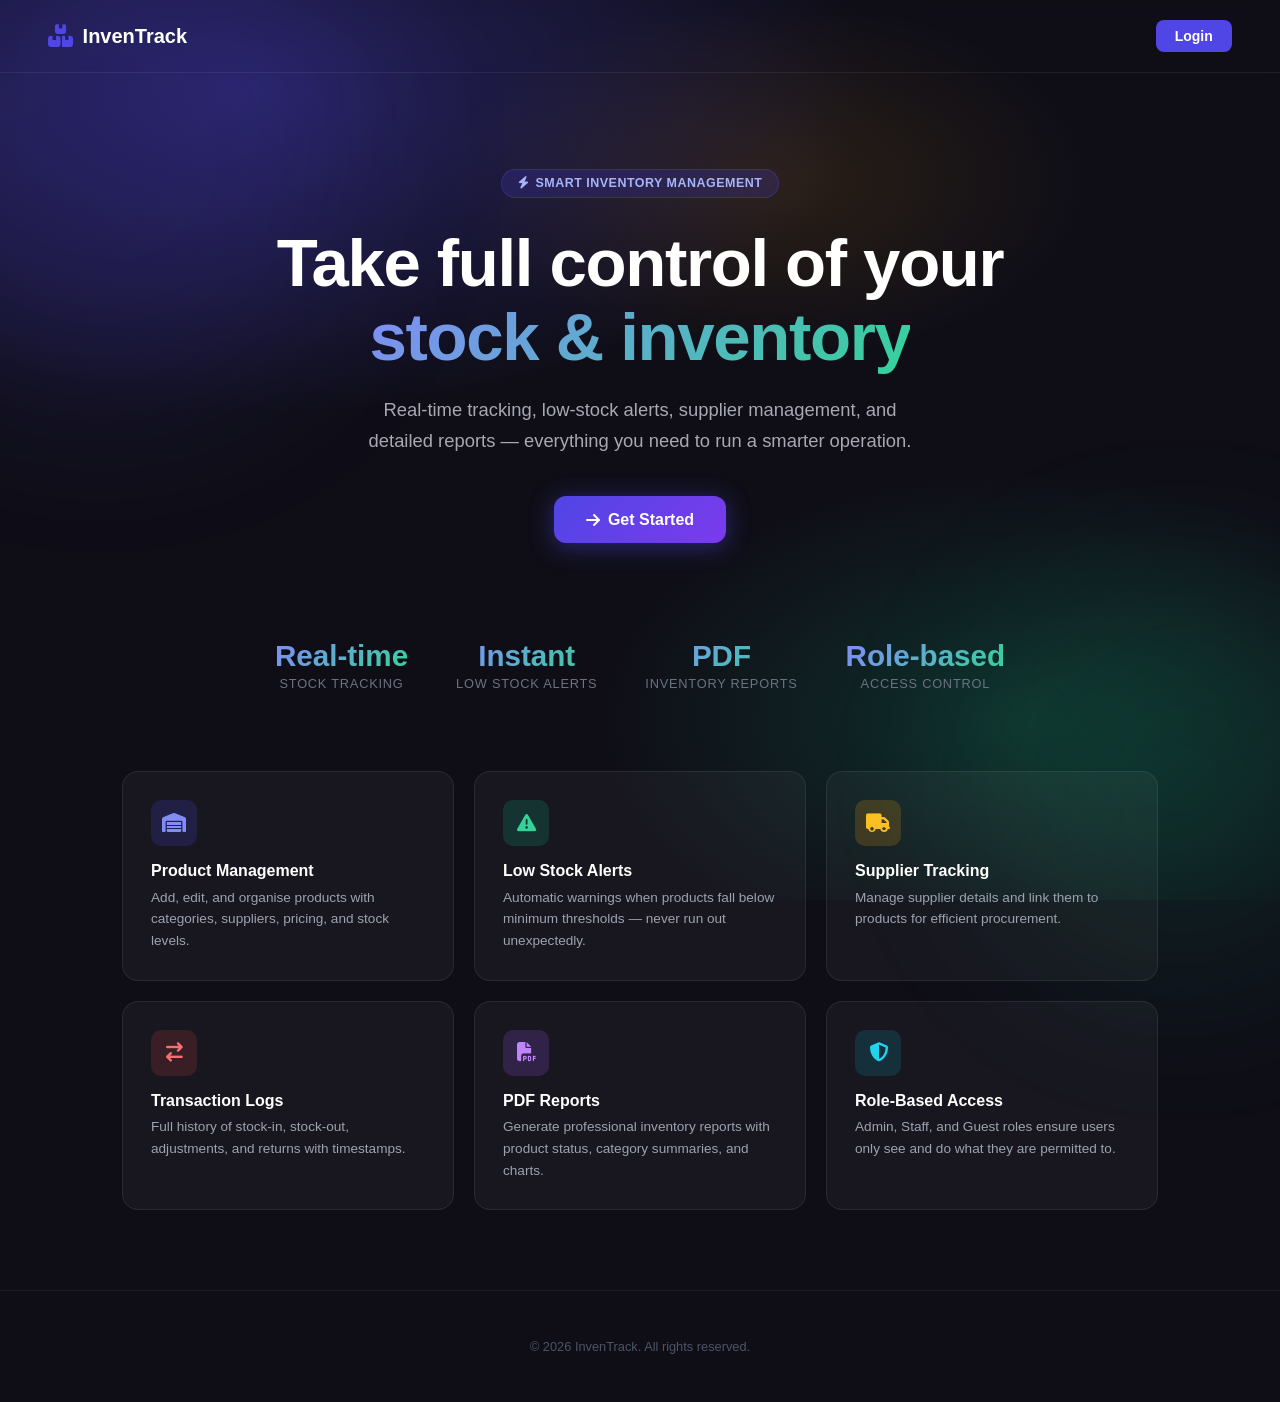
<file: frontend/index.html>
<!DOCTYPE html>
<html lang="en">
<head>
    <meta charset="UTF-8">
    <meta name="viewport" content="width=device-width, initial-scale=1.0">
    <title>InvenTrack</title>
    <link rel="stylesheet" href="https://cdnjs.cloudflare.com/ajax/libs/font-awesome/6.4.0/css/all.min.css">
    <style>
        *, *::before, *::after { box-sizing: border-box; margin: 0; padding: 0; }

        body {
            font-family: 'Segoe UI', Inter, sans-serif;
            background: #0f0e17;
            color: #fffffe;
            min-height: 100vh;
            overflow-x: hidden;
        }

        /* ── Animated mesh background ── */
        .bg-mesh {
            position: fixed;
            inset: 0;
            z-index: 0;
            background:
                radial-gradient(ellipse 80% 60% at 20% 10%, rgba(79,70,229,0.35) 0%, transparent 60%),
                radial-gradient(ellipse 60% 50% at 80% 80%, rgba(16,185,129,0.2) 0%, transparent 55%),
                radial-gradient(ellipse 50% 40% at 60% 20%, rgba(245,158,11,0.12) 0%, transparent 50%),
                #0f0e17;
        }
        .bg-orb {
            position: fixed;
            border-radius: 50%;
            filter: blur(80px);
            animation: orbFloat ease-in-out infinite;
            pointer-events: none;
            z-index: 0;
        }
        @keyframes orbFloat {
            0%,100% { transform: translate(0,0) scale(1); }
            50%      { transform: translate(30px,-40px) scale(1.08); }
        }

        /* ── Navbar ── */
        nav {
            position: relative;
            z-index: 10;
            display: flex;
            align-items: center;
            justify-content: space-between;
            padding: 1.25rem 3rem;
            border-bottom: 1px solid rgba(255,255,255,0.07);
            backdrop-filter: blur(8px);
        }
        .nav-brand {
            display: flex;
            align-items: center;
            gap: 0.6rem;
            font-size: 1.25rem;
            font-weight: 700;
            color: #fffffe;
            text-decoration: none;
        }
        .nav-brand i { color: #4f46e5; font-size: 1.4rem; }
        .nav-actions { display: flex; gap: 0.75rem; }
        .btn-nav-primary {
            padding: 0.5rem 1.2rem;
            border: none;
            border-radius: 8px;
            background: #4f46e5;
            color: #fff;
            font-size: 0.875rem;
            font-weight: 600;
            cursor: pointer;
            text-decoration: none;
            transition: background 0.2s, transform 0.1s;
        }
        .btn-nav-primary:hover { background: #4338ca; transform: translateY(-1px); }

        /* ── Hero ── */
        .hero {
            position: relative;
            z-index: 5;
            display: flex;
            flex-direction: column;
            align-items: center;
            text-align: center;
            padding: 6rem 2rem 4rem;
        }
        .hero-badge {
            display: inline-flex;
            align-items: center;
            gap: 0.4rem;
            padding: 0.4rem 1rem;
            border-radius: 999px;
            background: rgba(79,70,229,0.18);
            border: 1px solid rgba(79,70,229,0.35);
            font-size: 0.78rem;
            font-weight: 600;
            color: #a5b4fc;
            margin-bottom: 1.75rem;
            letter-spacing: 0.04em;
            text-transform: uppercase;
        }
        .hero h1 {
            font-size: clamp(2.4rem, 6vw, 4.2rem);
            font-weight: 800;
            line-height: 1.1;
            max-width: 820px;
            letter-spacing: -0.02em;
        }
        .hero h1 .gradient-text {
            background: linear-gradient(135deg, #818cf8 0%, #34d399 100%);
            -webkit-background-clip: text;
            -webkit-text-fill-color: transparent;
            background-clip: text;
        }
        .hero-sub {
            margin-top: 1.25rem;
            font-size: 1.15rem;
            color: #a8a8b3;
            max-width: 560px;
            line-height: 1.7;
        }
        .hero-cta {
            margin-top: 2.5rem;
            display: flex;
            gap: 1rem;
            flex-wrap: wrap;
            justify-content: center;
        }
        .btn-primary-hero {
            display: inline-flex;
            align-items: center;
            gap: 0.5rem;
            padding: 0.9rem 2rem;
            background: linear-gradient(135deg, #4f46e5, #7c3aed);
            color: #fff;
            border: none;
            border-radius: 12px;
            font-size: 1rem;
            font-weight: 700;
            cursor: pointer;
            text-decoration: none;
            transition: transform 0.2s, box-shadow 0.2s;
            box-shadow: 0 4px 24px rgba(79,70,229,0.45);
        }
        .btn-primary-hero:hover { transform: translateY(-2px); box-shadow: 0 8px 32px rgba(79,70,229,0.55); }

        /* ── Stats bar ── */
        .stats-bar {
            position: relative;
            z-index: 5;
            display: flex;
            justify-content: center;
            gap: 3rem;
            flex-wrap: wrap;
            padding: 2rem 2rem 0;
        }
        .stat-item { text-align: center; }
        .stat-num {
            font-size: 1.85rem;
            font-weight: 800;
            background: linear-gradient(135deg, #818cf8, #34d399);
            -webkit-background-clip: text;
            -webkit-text-fill-color: transparent;
            background-clip: text;
        }
        .stat-label { font-size: 0.8rem; color: #6b7280; margin-top: 0.2rem; text-transform: uppercase; letter-spacing: 0.06em; }

        /* ── Features ── */
        .features {
            position: relative;
            z-index: 5;
            display: grid;
            grid-template-columns: repeat(auto-fit, minmax(260px, 1fr));
            gap: 1.25rem;
            max-width: 1100px;
            margin: 5rem auto 0;
            padding: 0 2rem;
        }
        .feature-card {
            background: rgba(255,255,255,0.04);
            border: 1px solid rgba(255,255,255,0.08);
            border-radius: 16px;
            padding: 1.75rem;
            transition: border-color 0.25s, background 0.25s, transform 0.2s;
        }
        .feature-card:hover { border-color: rgba(79,70,229,0.5); background: rgba(79,70,229,0.06); transform: translateY(-3px); }
        .feature-icon {
            width: 46px;
            height: 46px;
            border-radius: 10px;
            display: flex;
            align-items: center;
            justify-content: center;
            font-size: 1.2rem;
            margin-bottom: 1rem;
        }
        .feature-card h3 { font-size: 1rem; font-weight: 700; margin-bottom: 0.4rem; }
        .feature-card p { font-size: 0.85rem; color: #9ca3af; line-height: 1.6; }


        /* ── Footer ── */
        footer {
            position: relative;
            z-index: 5;
            text-align: center;
            padding: 3rem 2rem;
            color: #4b5563;
            font-size: 0.8rem;
            margin-top: 5rem;
            border-top: 1px solid rgba(255,255,255,0.05);
        }

        /* ── Scroll reveal animation ── */
        .reveal {
            opacity: 0;
            transform: translateY(24px);
            transition: opacity 0.55s ease, transform 0.55s ease;
        }
        .reveal.visible { opacity: 1; transform: translateY(0); }
    </style>
</head>
<body>

    <!-- Background -->
    <div class="bg-mesh"></div>
    <div class="bg-orb" style="width:500px;height:500px;background:rgba(79,70,229,0.15);top:-100px;left:-150px;animation-duration:12s;"></div>
    <div class="bg-orb" style="width:400px;height:400px;background:rgba(16,185,129,0.1);bottom:-80px;right:-100px;animation-duration:15s;animation-delay:3s;"></div>

    <!-- Navbar -->
    <nav>
        <a href="index.html" class="nav-brand">
            <i class="fas fa-boxes-stacked"></i> InvenTrack
        </a>
        <div class="nav-actions">
            <a href="login.html" class="btn-nav-primary">Login</a>
        </div>
    </nav>

    <!-- Hero -->
    <section class="hero">
        <div class="hero-badge reveal"><i class="fas fa-bolt"></i> Smart Inventory Management</div>
        <h1 class="reveal">
            Take full control of your<br>
            <span class="gradient-text">stock & inventory</span>
        </h1>
        <p class="hero-sub reveal">
            Real-time tracking, low-stock alerts, supplier management, and detailed reports — everything you need to run a smarter operation.
        </p>
        <div class="hero-cta reveal">
            <a href="login.html" class="btn-primary-hero">
                <i class="fas fa-arrow-right"></i> Get Started
            </a>
        </div>
    </section>

    <!-- Stats -->
    <div class="stats-bar reveal">
        <div class="stat-item">
            <div class="stat-num">Real-time</div>
            <div class="stat-label">Stock Tracking</div>
        </div>
        <div class="stat-item">
            <div class="stat-num">Instant</div>
            <div class="stat-label">Low Stock Alerts</div>
        </div>
        <div class="stat-item">
            <div class="stat-num">PDF</div>
            <div class="stat-label">Inventory Reports</div>
        </div>
        <div class="stat-item">
            <div class="stat-num">Role-based</div>
            <div class="stat-label">Access Control</div>
        </div>
    </div>

    <!-- Features -->
    <div class="features">
        <div class="feature-card reveal">
            <div class="feature-icon" style="background:rgba(79,70,229,0.18);color:#818cf8;">
                <i class="fas fa-warehouse"></i>
            </div>
            <h3>Product Management</h3>
            <p>Add, edit, and organise products with categories, suppliers, pricing, and stock levels.</p>
        </div>
        <div class="feature-card reveal">
            <div class="feature-icon" style="background:rgba(16,185,129,0.18);color:#34d399;">
                <i class="fas fa-triangle-exclamation"></i>
            </div>
            <h3>Low Stock Alerts</h3>
            <p>Automatic warnings when products fall below minimum thresholds — never run out unexpectedly.</p>
        </div>
        <div class="feature-card reveal">
            <div class="feature-icon" style="background:rgba(245,158,11,0.18);color:#fbbf24;">
                <i class="fas fa-truck"></i>
            </div>
            <h3>Supplier Tracking</h3>
            <p>Manage supplier details and link them to products for efficient procurement.</p>
        </div>
        <div class="feature-card reveal">
            <div class="feature-icon" style="background:rgba(239,68,68,0.15);color:#f87171;">
                <i class="fas fa-arrow-right-arrow-left"></i>
            </div>
            <h3>Transaction Logs</h3>
            <p>Full history of stock-in, stock-out, adjustments, and returns with timestamps.</p>
        </div>
        <div class="feature-card reveal">
            <div class="feature-icon" style="background:rgba(168,85,247,0.18);color:#c084fc;">
                <i class="fas fa-file-pdf"></i>
            </div>
            <h3>PDF Reports</h3>
            <p>Generate professional inventory reports with product status, category summaries, and charts.</p>
        </div>
        <div class="feature-card reveal">
            <div class="feature-icon" style="background:rgba(6,182,212,0.15);color:#22d3ee;">
                <i class="fas fa-shield-halved"></i>
            </div>
            <h3>Role-Based Access</h3>
            <p>Admin, Staff, and Guest roles ensure users only see and do what they are permitted to.</p>
        </div>
    </div>


    <footer>
        &copy; 2026 InvenTrack. All rights reserved.
    </footer>

    <script src="js/api.js"></script>
    <script>
        // If already logged in, skip landing and go straight to dashboard
        if (Storage.getToken()) {
            window.location.href = 'dashboard.html';
        }

        // Scroll-reveal observer
        const observer = new IntersectionObserver((entries) => {
            entries.forEach(entry => { if (entry.isIntersecting) { entry.target.classList.add('visible'); } });
        }, { threshold: 0.12 });
        document.querySelectorAll('.reveal').forEach(el => observer.observe(el));
    </script>
</body>
</html>
</file>
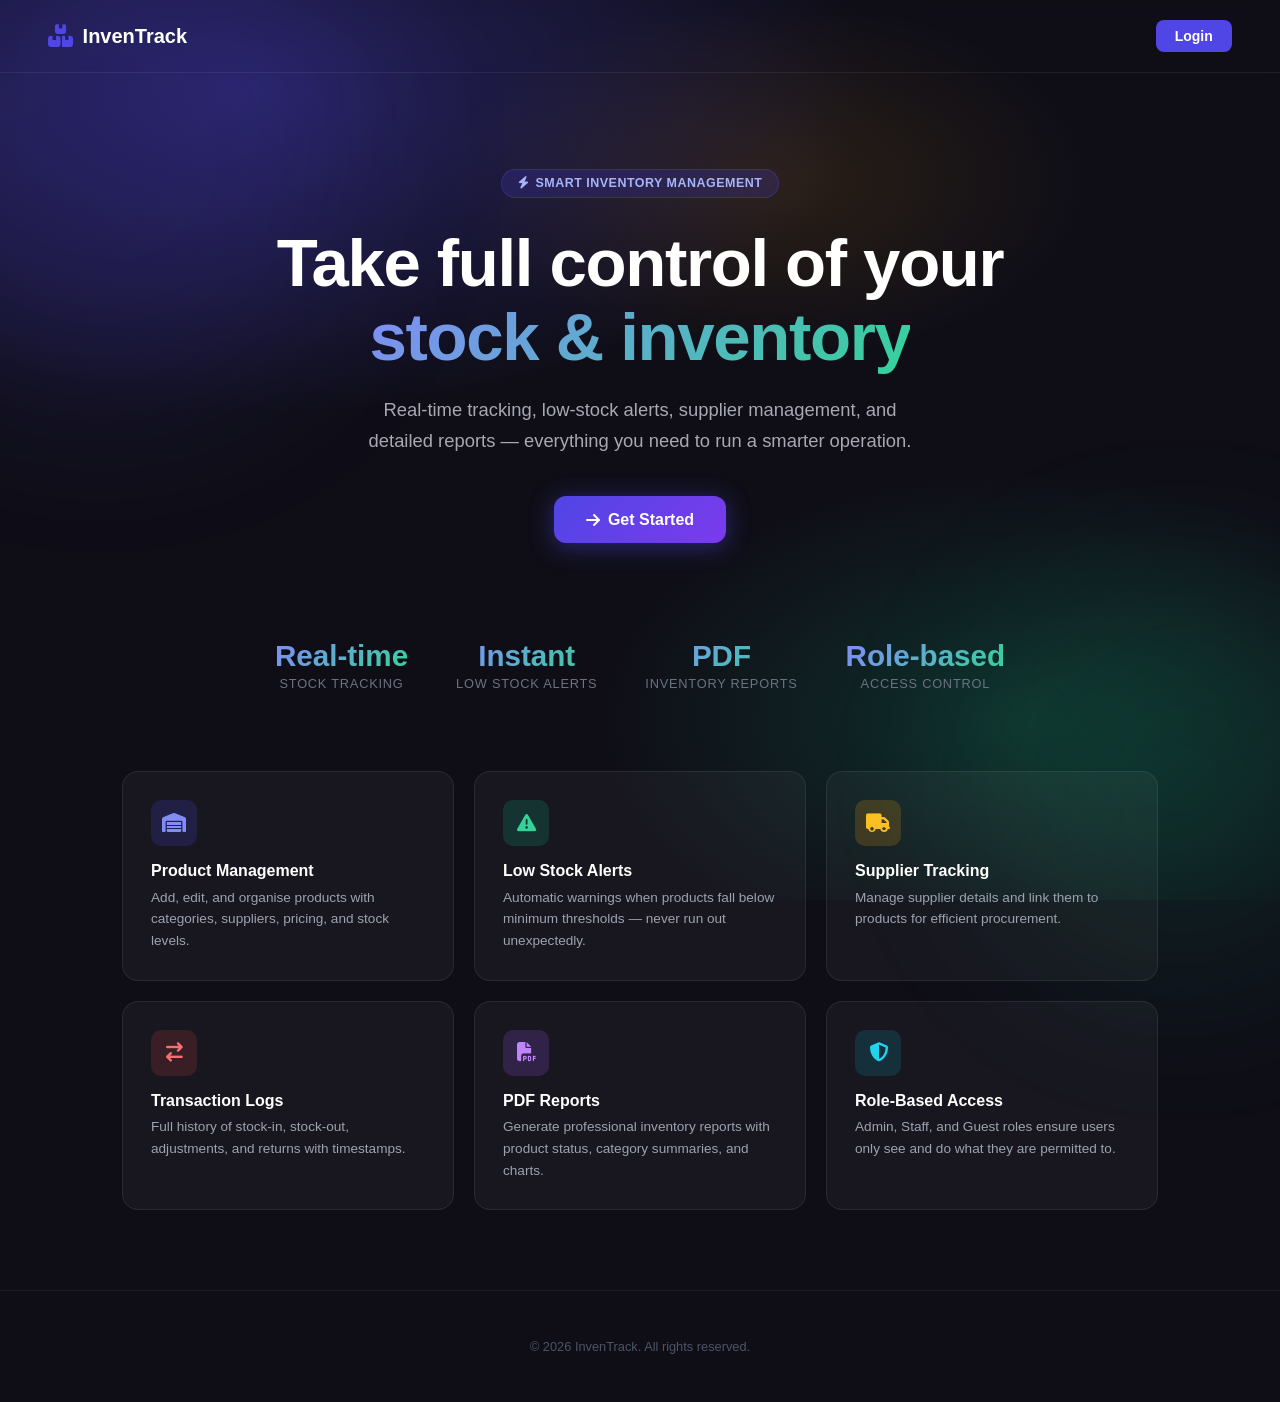
<file: frontend/categories.html>
<!DOCTYPE html>
<html lang="en">
<head>
    <meta charset="UTF-8">
    <meta name="viewport" content="width=device-width, initial-scale=1.0">
    <title>Categories - InvenTrack</title>
    <link rel="stylesheet" href="css/styles.css">
    <link rel="stylesheet" href="https://cdnjs.cloudflare.com/ajax/libs/font-awesome/6.4.0/css/all.min.css">
</head>
<body>
    <div class="sidebar">
        <div class="sidebar-header">
            <i class="fas fa-boxes-stacked"></i>
            <span>InvenTrack</span>
        </div>
        <nav class="sidebar-nav">
            <a href="dashboard.html"><i class="fas fa-th-large"></i> Dashboard</a>
            <a href="products.html"><i class="fas fa-box"></i> Products</a>
            <a href="categories.html" class="active"><i class="fas fa-tags"></i> Categories</a>
            <a href="suppliers.html"><i class="fas fa-truck"></i> Suppliers</a>
            <a href="transactions.html"><i class="fas fa-exchange-alt"></i> Transactions</a>
        </nav>
        <div class="sidebar-footer">
            <button class="btn-logout" onclick="logout()">
                <i class="fas fa-sign-out-alt"></i> Logout
            </button>
        </div>
    </div>

    <div class="main-content">
        <header class="page-header">
            <div>
                <h1>Category Management</h1>
                <p>Manage product categories</p>
            </div>
            <button class="btn btn-primary demo-restricted" onclick="openCategoryModal()">
                <i class="fas fa-plus"></i> Add Category
            </button>
        </header>

        <!-- Search Bar -->
        <div class="card">
            <div class="search-container">
                <div class="search-box">
                    <i class="fas fa-search"></i>
                    <input type="text" id="searchInput" placeholder="Search categories..." oninput="searchCategories()">
                </div>
            </div>
        </div>

        <!-- Categories Table -->
        <div class="card">
            <div class="table-container">
                <table class="table">
                    <thead>
                        <tr>
                            <th>ID</th>
                            <th>Name</th>
                            <th>Description</th>
                            <th>Products Count</th>
                            <th>Created Date</th>
                            <th>Actions</th>
                        </tr>
                    </thead>
                    <tbody id="categoriesTableBody">
                        <tr>
                            <td colspan="6" class="text-center">
                                <div class="loading">Loading categories...</div>
                            </td>
                        </tr>
                    </tbody>
                </table>
            </div>
        </div>
    </div>

    <!-- Category Modal -->
    <div id="categoryModal" class="modal">
        <div class="modal-content">
            <div class="modal-header">
                <h2 id="modalTitle">Add Category</h2>
                <span class="close" onclick="closeCategoryModal()">&times;</span>
            </div>
            <form id="categoryForm" onsubmit="handleCategorySubmit(event)">
                <div class="modal-body">
                    <input type="hidden" id="categoryId">
                    
                    <div class="form-group">
                        <label for="categoryName">Category Name <span class="required">*</span></label>
                        <input type="text" id="categoryName" class="form-control" required placeholder="e.g., Electronics, Furniture">
                    </div>

                    <div class="form-group">
                        <label for="categoryDescription">Description</label>
                        <textarea id="categoryDescription" class="form-control" rows="3" placeholder="Brief description of this category"></textarea>
                    </div>
                </div>
                <div class="modal-footer">
                    <button type="button" class="btn btn-secondary" onclick="closeCategoryModal()">Cancel</button>
                    <button type="submit" class="btn btn-primary">
                        <i class="fas fa-save"></i> Save Category
                    </button>
                </div>
            </form>
        </div>
    </div>

    <script src="js/api.js"></script>
    <script>
        let categories = [];
        let allCategories = [];

        // Initialize
        document.addEventListener('DOMContentLoaded', () => {
            AuthGuard();
            loadCategories();
        });

        // Load all categories
        async function loadCategories() {
            try {
                const response = await CategoriesAPI.getAll();
                if (response.success) {
                    allCategories = response.data || [];
                    categories = [...allCategories];
                    displayCategories();
                } else {
                    showAlert('Failed to load categories', 'error');
                }
            } catch (error) {
                console.error('Error loading categories:', error);
                showAlert('Error loading categories', 'error');
            }
        }

        // Display categories in table
        function displayCategories() {
            const tbody = document.getElementById('categoriesTableBody');
            
            if (categories.length === 0) {
                tbody.innerHTML = `
                    <tr>
                        <td colspan="6" class="text-center">No categories found</td>
                    </tr>
                `;
                return;
            }

            tbody.innerHTML = categories.map(category => `
                <tr>
                    <td>${category.id || '-'}</td>
                    <td><strong>${category.name || '-'}</strong></td>
                    <td>${category.description || '-'}</td>
                    <td>
                        <span class="badge badge-info">
                            ${category.productCount || 0} products
                        </span>
                    </td>
                    <td>${category.createdAt ? new Date(category.createdAt).toLocaleDateString() : '-'}</td>
                    <td>
                        <div class="action-buttons">
                            <button class="btn-icon btn-edit" onclick="editCategory(${category.id})" title="Edit">
                                <i class="fas fa-edit"></i>
                            </button>
                            <button class="btn-icon btn-delete" onclick="deleteCategory(${category.id})" title="Delete">
                                <i class="fas fa-trash"></i>
                            </button>
                        </div>
                    </td>
                </tr>
            `).join('');
        }

        // Search categories
        function searchCategories() {
            const searchTerm = document.getElementById('searchInput').value.toLowerCase();
            
            if (!searchTerm) {
                categories = [...allCategories];
            } else {
                categories = allCategories.filter(category => 
                    category.name?.toLowerCase().includes(searchTerm) ||
                    category.description?.toLowerCase().includes(searchTerm)
                );
            }
            
            displayCategories();
        }

        // Open modal for new category
        function openCategoryModal() {
            document.getElementById('modalTitle').textContent = 'Add Category';
            document.getElementById('categoryForm').reset();
            document.getElementById('categoryId').value = '';
            document.getElementById('categoryModal').style.display = 'block';
        }

        // Edit category
        async function editCategory(id) {
            try {
                const response = await CategoriesAPI.getById(id);
                if (response.success && response.data) {
                    const category = response.data;
                    
                    document.getElementById('modalTitle').textContent = 'Edit Category';
                    document.getElementById('categoryId').value = category.id;
                    document.getElementById('categoryName').value = category.name || '';
                    document.getElementById('categoryDescription').value = category.description || '';
                    
                    document.getElementById('categoryModal').style.display = 'block';
                } else {
                    showAlert('Failed to load category details', 'error');
                }
            } catch (error) {
                console.error('Error loading category:', error);
                showAlert('Error loading category details', 'error');
            }
        }

        // Delete category
        async function deleteCategory(id) {
            const category = categories.find(c => c.id === id);
            const productCount = category?.productCount || 0;
            
            if (productCount > 0) {
                showAlert(`Cannot delete category with ${productCount} products. Please reassign or delete products first.`, 'warning');
                return;
            }

            if (!confirm('Are you sure you want to delete this category?')) {
                return;
            }

            try {
                const response = await CategoriesAPI.delete(id);
                if (response.success) {
                    showAlert('Category deleted successfully', 'success');
                    loadCategories();
                } else {
                    showAlert(response.message || 'Failed to delete category', 'error');
                }
            } catch (error) {
                console.error('Error deleting category:', error);
                showAlert('Error deleting category', 'error');
            }
        }

        // Handle form submit
        async function handleCategorySubmit(event) {
            event.preventDefault();

            const categoryData = {
                name: document.getElementById('categoryName').value.trim(),
                description: document.getElementById('categoryDescription').value.trim()
            };

            const categoryId = document.getElementById('categoryId').value;

            try {
                let response;
                if (categoryId) {
                    // Update existing category
                    response = await CategoriesAPI.update(categoryId, categoryData);
                } else {
                    // Create new category
                    response = await CategoriesAPI.create(categoryData);
                }

                if (response.success) {
                    showAlert(categoryId ? 'Category updated successfully' : 'Category created successfully', 'success');
                    closeCategoryModal();
                    loadCategories();
                } else {
                    showAlert(response.message || 'Failed to save category', 'error');
                }
            } catch (error) {
                console.error('Error saving category:', error);
                showAlert('Error saving category', 'error');
            }
        }

        // Close modal
        function closeCategoryModal() {
            document.getElementById('categoryModal').style.display = 'none';
            document.getElementById('categoryForm').reset();
        }

        // Logout
        function logout() {
            Storage.clearAuth();
            window.location.href = 'login.html';
        }

        // Close modal on outside click
        window.onclick = function(event) {
            const modal = document.getElementById('categoryModal');
            if (event.target === modal) {
                closeCategoryModal();
            }
        };
    </script>
</body>
</html>
</file>
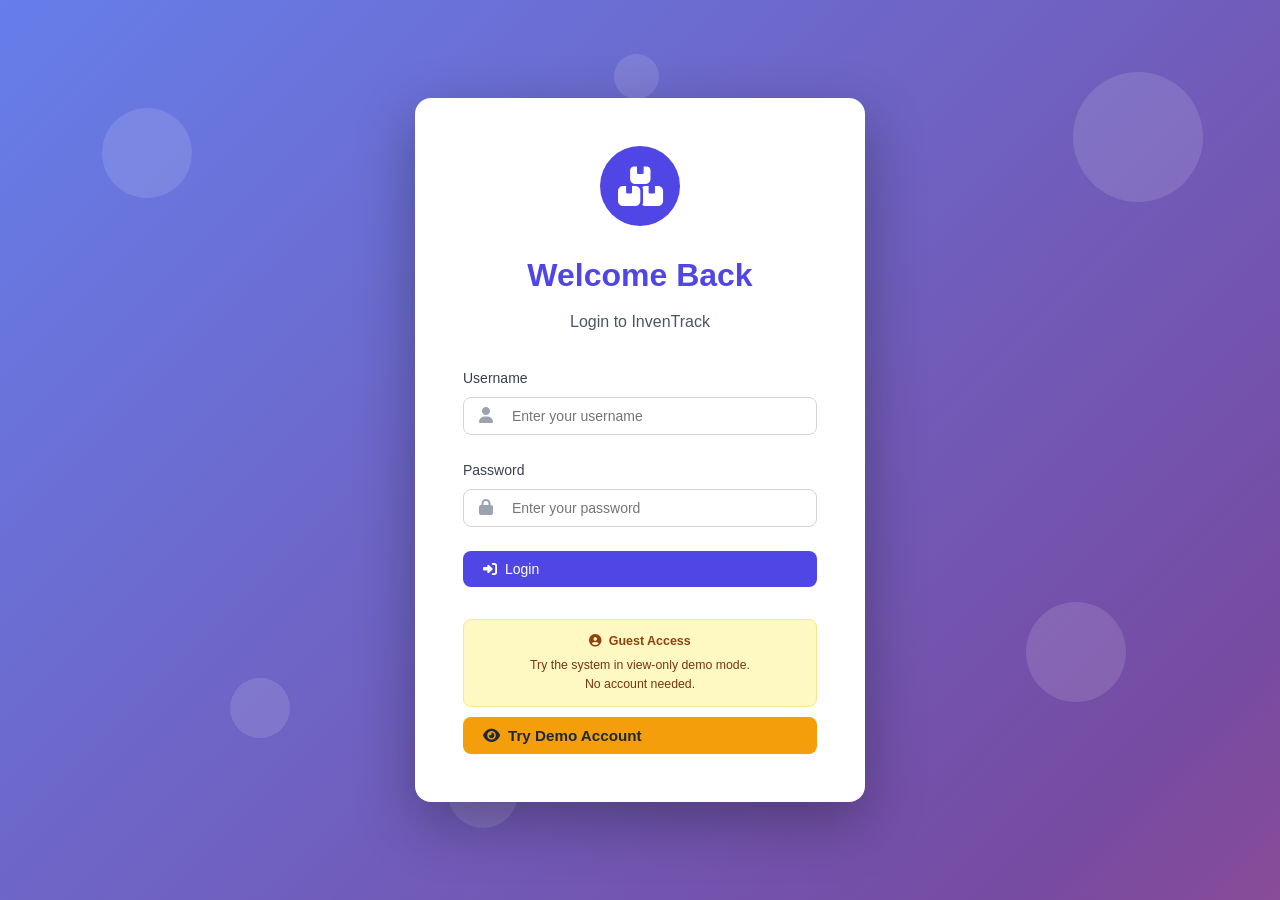
<file: frontend/login.html>
<!DOCTYPE html>
<html lang="en">
<head>
    <meta charset="UTF-8">
    <meta name="viewport" content="width=device-width, initial-scale=1.0">
    <title>Login - InvenTrack</title>
    <link rel="stylesheet" href="css/styles.css">
    <link rel="stylesheet" href="https://cdnjs.cloudflare.com/ajax/libs/font-awesome/6.4.0/css/all.min.css">
    <style>
        .login-container {
            min-height: 100vh;
            display: flex;
            align-items: center;
            justify-content: center;
            background: linear-gradient(135deg, #667eea, #764ba2, #f64f59, #c471ed, #667eea);
            background-size: 350% 350%;
            animation: gradientShift 10s ease infinite;
            padding: 2rem;
            position: relative;
            overflow: hidden;
        }

        @keyframes gradientShift {
            0%   { background-position: 0% 50%; }
            50%  { background-position: 100% 50%; }
            100% { background-position: 0% 50%; }
        }

        @keyframes floatBubble {
            0%   { transform: translateY(0) scale(1); opacity: 0.15; }
            50%  { transform: translateY(-80px) scale(1.1); opacity: 0.28; }
            100% { transform: translateY(0) scale(1); opacity: 0.15; }
        }

        @keyframes loginCardIn {
            from { opacity: 0; transform: translateY(32px) scale(0.97); }
            to   { opacity: 1; transform: translateY(0) scale(1); }
        }

        .login-bubble {
            position: absolute;
            border-radius: 50%;
            background: rgba(255, 255, 255, 0.12);
            animation: floatBubble ease-in-out infinite;
            pointer-events: none;
        }

        .login-card {
            background: white;
            border-radius: 1rem;
            box-shadow: 0 20px 60px rgba(0, 0, 0, 0.3);
            padding: 3rem;
            width: 100%;
            max-width: 450px;
        }

        .login-header {
            text-align: center;
            margin-bottom: 2rem;
        }

        .login-header h1 {
            color: var(--primary-color);
            font-size: 2rem;
            margin-bottom: 0.5rem;
        }

        .login-header p {
            color: var(--gray-600);
        }

        .login-logo {
            width: 80px;
            height: 80px;
            margin: 0 auto 1.5rem;
            background: var(--primary-color);
            border-radius: 50%;
            display: flex;
            align-items: center;
            justify-content: center;
            color: white;
            font-size: 2.5rem;
        }

        .login-form .form-group {
            position: relative;
        }

        .login-form .form-control {
            padding-left: 3rem;
        }

        .form-icon {
            position: absolute;
            left: 1rem;
            top: 2.5rem;
            color: var(--gray-400);
        }

        .login-footer {
            margin-top: 2rem;
            text-align: center;
            color: var(--gray-600);
        }

        .login-footer a {
            color: var(--primary-color);
            text-decoration: none;
        }

        .login-footer a:hover {
            text-decoration: underline;
        }
    </style>
</head>
<body>
    <div class="login-container">
        <!-- Floating background bubbles -->
        <div class="login-bubble" style="width:90px;height:90px;left:8%;top:12%;animation-duration:7s;"></div>
        <div class="login-bubble" style="width:130px;height:130px;right:6%;top:8%;animation-duration:10s;animation-delay:1s;"></div>
        <div class="login-bubble" style="width:60px;height:60px;left:18%;bottom:18%;animation-duration:8s;animation-delay:2s;"></div>
        <div class="login-bubble" style="width:100px;height:100px;right:12%;bottom:22%;animation-duration:9s;animation-delay:0.5s;"></div>
        <div class="login-bubble" style="width:45px;height:45px;left:48%;top:6%;animation-duration:6s;animation-delay:1.5s;"></div>
        <div class="login-bubble" style="width:70px;height:70px;left:35%;bottom:8%;animation-duration:11s;animation-delay:3s;"></div>

        <div class="login-card" style="animation: loginCardIn 0.7s cubic-bezier(.22,.68,0,1.2) both;">
            <div class="login-header">
                <div class="login-logo">
                    <i class="fas fa-boxes"></i>
                </div>
                <h1>Welcome Back</h1>
                <p>Login to InvenTrack</p>
            </div>

            <form id="loginForm" class="login-form">
                <div class="form-group">
                    <label class="form-label">Username</label>
                    <i class="fas fa-user form-icon"></i>
                    <input 
                        type="text" 
                        name="username" 
                        class="form-control" 
                        placeholder="Enter your username"
                        required
                    >
                </div>

                <div class="form-group">
                    <label class="form-label">Password</label>
                    <i class="fas fa-lock form-icon"></i>
                    <input 
                        type="password" 
                        name="password" 
                        class="form-control" 
                        placeholder="Enter your password"
                        required
                    >
                </div>

                <button type="submit" class="btn btn-primary" style="width: 100%;">
                    <i class="fas fa-sign-in-alt"></i> Login
                </button>
            </form>

            <div class="login-footer">
                <div style="padding:0.7rem 1rem;background:#fef9c3;border-radius:8px;border:1px solid #fde68a;">
                    <p style="font-size:0.78rem;margin:0 0 4px;font-weight:600;color:#92400e;"><i class="fas fa-user-circle" style="margin-right:4px;"></i> Guest Access</p>
                    <p style="font-size:0.77rem;margin:0;color:#78350f;">Try the system in view-only demo mode.<br>No account needed.</p>
                </div>
                <button type="button" class="btn" onclick="quickDemoLogin()" style="margin-top:10px;width:100%;background:#f59e0b;color:#1e293b;font-weight:700;border:none;font-size:0.95rem;">
                    <i class="fas fa-eye"></i> Try Demo Account
                </button>
            </div>
        </div>
    </div>

    <script src="js/api.js"></script>
    <script>
        document.getElementById('loginForm').addEventListener('submit', async (e) => {
            e.preventDefault();
            
            const username = e.target.username.value;
            const password = e.target.password.value;

            try {
                const response = await AuthAPI.login({ username, password });
                
                if (response.success) {
                    // Store token and user info
                    Storage.setToken(response.data.token);
                    Storage.setUser({
                        id: response.data.id,
                        username: response.data.username,
                        email: response.data.email,
                        role: response.data.role
                    });
                    window.location.href = 'dashboard.html';
                } else {
                    UI.showError(response.message || 'Login failed');
                }
            } catch (error) {
                UI.showError('Invalid username or password');
            }
        });

        // Check if already logged in
        if (Storage.getToken()) {
            window.location.href = 'dashboard.html';
        }

        // Quick demo login
        async function quickDemoLogin() {
            try {
                const response = await AuthAPI.login({ username: 'demo', password: 'demo001' });
                if (response.success) {
                    Storage.setToken(response.data.token);
                    Storage.setUser({ id: response.data.id, username: response.data.username, email: response.data.email, role: response.data.role });
                    window.location.href = 'dashboard.html';
                } else {
                    UI.showError(response.message || 'Demo login failed');
                }
            } catch (e) {
                UI.showError('Demo login failed: ' + e.message);
            }
        }

        // Ripple effect on all buttons
        document.addEventListener('click', function(e) {
            const btn = e.target.closest('.btn');
            if (!btn) return;
            const ripple = document.createElement('span');
            ripple.className = 'btn-ripple';
            const rect = btn.getBoundingClientRect();
            const size = Math.max(rect.width, rect.height);
            ripple.style.cssText = `width:${size}px;height:${size}px;left:${e.clientX - rect.left - size / 2}px;top:${e.clientY - rect.top - size / 2}px`;
            btn.appendChild(ripple);
            ripple.addEventListener('animationend', () => ripple.remove());
        });
    </script>
</body>
</html>
</file>
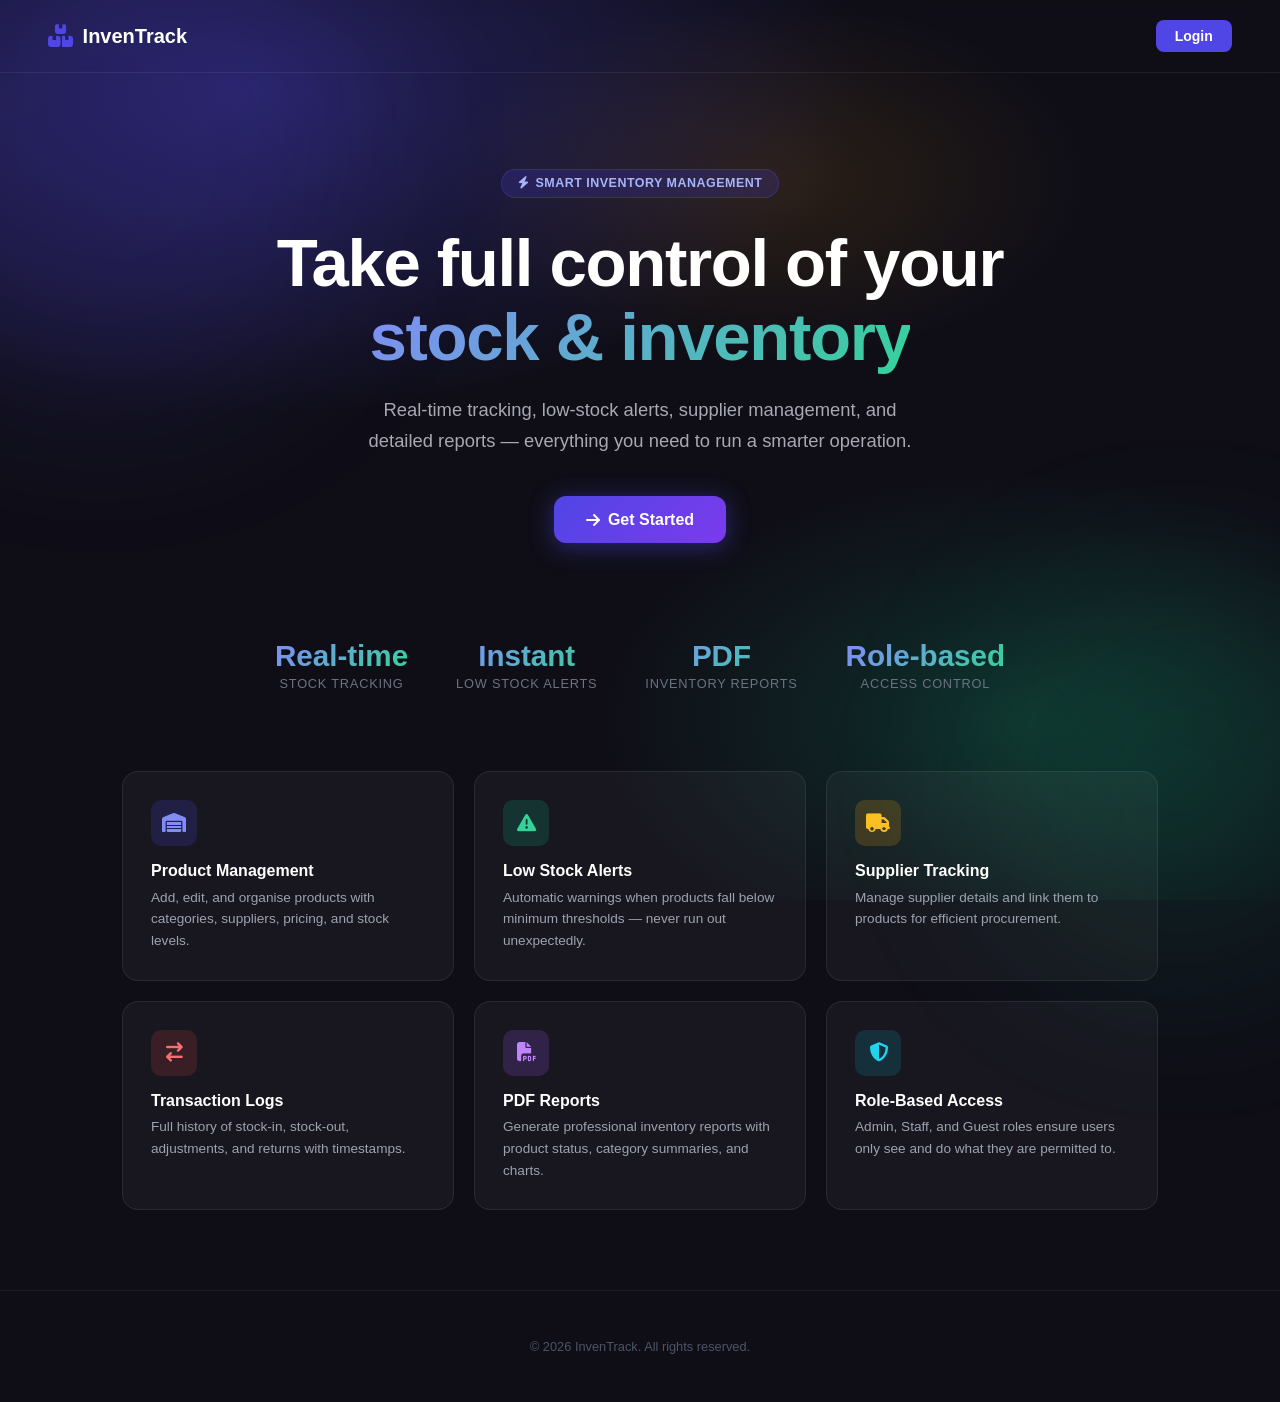
<file: frontend/transactions.html>
<!DOCTYPE html>
<html lang="en">
<head>
    <meta charset="UTF-8">
    <meta name="viewport" content="width=device-width, initial-scale=1.0">
    <title>Transactions - InvenTrack</title>
    <link rel="stylesheet" href="css/styles.css">
    <link rel="stylesheet" href="https://cdnjs.cloudflare.com/ajax/libs/font-awesome/6.4.0/css/all.min.css">
</head>
<body>
    <div class="sidebar">
        <div class="sidebar-header">
            <i class="fas fa-boxes-stacked"></i>
            <span>InvenTrack</span>
        </div>
        <nav class="sidebar-nav">
            <a href="dashboard.html"><i class="fas fa-th-large"></i> Dashboard</a>
            <a href="products.html"><i class="fas fa-box"></i> Products</a>
            <a href="categories.html"><i class="fas fa-tags"></i> Categories</a>
            <a href="suppliers.html"><i class="fas fa-truck"></i> Suppliers</a>
            <a href="transactions.html" class="active"><i class="fas fa-exchange-alt"></i> Transactions</a>
        </nav>
        <div class="sidebar-footer">
            <button class="btn-logout" onclick="logout()">
                <i class="fas fa-sign-out-alt"></i> Logout
            </button>
        </div>
    </div>

    <div class="main-content">
        <header class="page-header">
            <div>
                <h1>Transaction History</h1>
                <p>View all stock movements and transactions</p>
            </div>
            <div>
                <button class="btn btn-primary demo-restricted" onclick="openNewTxnModal()">
                    <i class="fas fa-plus"></i> New Transaction
                </button>
            </div>
        </header>

        <!-- Filters -->
        <div class="card" style="margin-bottom: var(--space-lg);">
            <div class="filter-container">
                <div class="form-row">
                    <div class="form-group">
                        <label for="typeFilter">Transaction Type</label>
                        <select id="typeFilter" class="form-control" onchange="applyFilters()">
                            <option value="">All Types</option>
                            <option value="IN">Stock In</option>
                            <option value="OUT">Stock Out</option>
                            <option value="ADJUSTMENT">Adjustment</option>
                        </select>
                    </div>

                    <div class="form-group">
                        <label for="dateFromFilter">From Date</label>
                        <input type="date" id="dateFromFilter" class="form-control" onchange="applyFilters()">
                    </div>

                    <div class="form-group">
                        <label for="dateToFilter">To Date</label>
                        <input type="date" id="dateToFilter" class="form-control" onchange="applyFilters()">
                    </div>

                    <div class="form-group">
                        <label for="searchInput">Search Product</label>
                        <input type="text" id="searchInput" class="form-control" placeholder="Product name..." oninput="applyFilters()">
                    </div>

                    <div class="form-group" style="align-self: flex-end;">
                        <button class="btn btn-secondary" onclick="resetFilters()">
                            <i class="fas fa-undo"></i> Reset
                        </button>
                    </div>
                </div>
            </div>
        </div>

        <!-- Statistics Cards -->
        <div class="stats-grid">
            <div class="stat-card stat-primary">
                <div class="stat-icon">
                    <i class="fas fa-arrow-down"></i>
                </div>
                <div class="stat-details">
                    <h3 id="totalInCount">0</h3>
                    <p>Total Stock In</p>
                </div>
            </div>

            <div class="stat-card stat-success">
                <div class="stat-icon">
                    <i class="fas fa-arrow-up"></i>
                </div>
                <div class="stat-details">
                    <h3 id="totalOutCount">0</h3>
                    <p>Total Stock Out</p>
                </div>
            </div>

            <div class="stat-card stat-warning">
                <div class="stat-icon">
                    <i class="fas fa-adjust"></i>
                </div>
                <div class="stat-details">
                    <h3 id="totalAdjustmentCount">0</h3>
                    <p>Adjustments</p>
                </div>
            </div>

            <div class="stat-card stat-info">
                <div class="stat-icon">
                    <i class="fas fa-calendar-day"></i>
                </div>
                <div class="stat-details">
                    <h3 id="todayTransactionsCount">0</h3>
                    <p>Today's Transactions</p>
                </div>
            </div>
        </div>

        <!-- Transactions Table -->
        <div class="card">
            <div class="table-container">
                <table class="table">
                    <thead>
                        <tr>
                            <th>ID</th>
                            <th>Date & Time</th>
                            <th>Type</th>
                            <th>Product</th>
                            <th>Quantity</th>
                            <th>User</th>
                            <th>Notes</th>
                        </tr>
                    </thead>
                    <tbody id="transactionsTableBody">
                        <tr>
                            <td colspan="7" class="text-center">
                                <div class="loading">Loading transactions...</div>
                            </td>
                        </tr>
                    </tbody>
                </table>
            </div>

            <!-- Pagination -->
            <div class="pagination" id="pagination">
                <button class="btn btn-secondary" onclick="previousPage()" id="prevBtn" disabled>
                    <i class="fas fa-chevron-left"></i> Previous
                </button>
                <span id="pageInfo">Page 1 of 1</span>
                <button class="btn btn-secondary" onclick="nextPage()" id="nextBtn" disabled>
                    Next <i class="fas fa-chevron-right"></i>
                </button>
            </div>
        </div>
    </div>

    <!-- New Transaction Modal -->
    <div id="newTxnModal" class="modal">
        <div class="modal-content" style="max-width: 460px;">
            <div class="modal-header">
                <h3 class="modal-title">New Transaction</h3>
                <button class="close-btn" onclick="closeNewTxnModal()">&times;</button>
            </div>
            <form id="newTxnForm">
                <div class="form-group">
                    <label class="form-label">Transaction Type *</label>
                    <select id="newTxnType" class="form-control" required onchange="updateNewTxnLabel()">
                        <option value="">Select Type</option>
                        <option value="IN">Stock In (Receive)</option>
                        <option value="OUT">Issue / Stock Out</option>
                    </select>
                </div>
                <div class="form-group">
                    <label class="form-label">Product *</label>
                    <select id="newTxnProduct" class="form-control" required>
                        <option value="">Loading products...</option>
                    </select>
                </div>
                <div class="form-group">
                    <label class="form-label" id="newTxnQtyLabel">Quantity *</label>
                    <input type="number" id="newTxnQty" class="form-control" min="1" required placeholder="Enter quantity">
                </div>
                <div class="form-group">
                    <label class="form-label">Notes (optional)</label>
                    <input type="text" id="newTxnNotes" class="form-control" placeholder="e.g. PO #123, reference...">
                </div>
                <div style="display: flex; gap: 1rem; justify-content: flex-end;">
                    <button type="button" class="btn btn-secondary" onclick="closeNewTxnModal()">Cancel</button>
                    <button type="submit" class="btn btn-primary">Submit</button>
                </div>
            </form>
        </div>
    </div>

    <script src="js/api.js"></script>
    <script>
        let allTransactions = [];
        let filteredTransactions = [];
        let currentPage = 1;
        const itemsPerPage = 20;

        // Initialize
        document.addEventListener('DOMContentLoaded', () => {
            AuthGuard();
            loadTransactions();
            setDefaultDates();
        });

        // Set default date range (last 30 days)
        function setDefaultDates() {
            const today = new Date();
            const thirtyDaysAgo = new Date(today);
            thirtyDaysAgo.setDate(today.getDate() - 30);

            document.getElementById('dateToFilter').value = today.toISOString().split('T')[0];
            document.getElementById('dateFromFilter').value = thirtyDaysAgo.toISOString().split('T')[0];
        }

        // Load all transactions
        async function loadTransactions() {
            try {
                const response = await TransactionsAPI.getAll();
                if (response.success) {
                    allTransactions = response.data || [];
                    applyFilters();
                    updateStatistics();
                } else {
                    showAlert('Failed to load transactions', 'error');
                }
            } catch (error) {
                console.error('Error loading transactions:', error);
                showAlert('Error loading transactions', 'error');
            }
        }

        // Apply filters
        function applyFilters() {
            const typeFilter = document.getElementById('typeFilter').value;
            const dateFrom = document.getElementById('dateFromFilter').value;
            const dateTo = document.getElementById('dateToFilter').value;
            const searchTerm = document.getElementById('searchInput').value.toLowerCase();

            filteredTransactions = allTransactions.filter(transaction => {
                // Type filter
                if (typeFilter && transaction.transactionType !== typeFilter) {
                    return false;
                }

                // Date filter
                if (dateFrom && new Date(transaction.transactionDate) < new Date(dateFrom)) {
                    return false;
                }
                if (dateTo) {
                    const toDate = new Date(dateTo);
                    toDate.setHours(23, 59, 59, 999);
                    if (new Date(transaction.transactionDate) > toDate) {
                        return false;
                    }
                }

                // Search filter
                if (searchTerm && !transaction.productName?.toLowerCase().includes(searchTerm)) {
                    return false;
                }

                return true;
            });

            currentPage = 1;
            displayTransactions();
        }

        // Reset filters
        function resetFilters() {
            document.getElementById('typeFilter').value = '';
            document.getElementById('searchInput').value = '';
            setDefaultDates();
            applyFilters();
        }

        // Display transactions in table
        function displayTransactions() {
            const tbody = document.getElementById('transactionsTableBody');
            
            if (filteredTransactions.length === 0) {
                tbody.innerHTML = `
                    <tr>
                        <td colspan="7" class="text-center">No transactions found</td>
                    </tr>
                `;
                updatePagination();
                return;
            }

            // Calculate pagination
            const totalPages = Math.ceil(filteredTransactions.length / itemsPerPage);
            const startIndex = (currentPage - 1) * itemsPerPage;
            const endIndex = startIndex + itemsPerPage;
            const pageTransactions = filteredTransactions.slice(startIndex, endIndex);

            tbody.innerHTML = pageTransactions.map(transaction => {
                const typeClass = transaction.transactionType === 'IN' ? 'badge-success' : 
                                 transaction.transactionType === 'OUT' ? 'badge-danger' : 
                                 'badge-warning';
                
                return `
                    <tr>
                        <td>${transaction.id || '-'}</td>
                        <td>${formatDateTime(transaction.transactionDate)}</td>
                        <td>
                            <span class="badge ${typeClass}">
                                ${getTransactionTypeLabel(transaction.transactionType)}
                            </span>
                        </td>
                        <td><strong>${transaction.productName || '-'}</strong></td>
                        <td>
                            <strong class="${transaction.transactionType === 'IN' ? 'text-success' : 'text-danger'}">
                                ${transaction.transactionType === 'IN' ? '+' : '-'}${Math.abs(transaction.quantity || 0)}
                            </strong>
                        </td>
                        <td>${transaction.userName || '-'}</td>
                        <td>${transaction.notes || '-'}</td>
                    </tr>
                `;
            }).join('');

            updatePagination(totalPages);
        }

        // Update statistics
        function updateStatistics() {
            const today = new Date().toISOString().split('T')[0];
            
            const stockIn = allTransactions.filter(t => t.transactionType === 'IN').length;
            const stockOut = allTransactions.filter(t => t.transactionType === 'OUT').length;
            const adjustments = allTransactions.filter(t => t.transactionType === 'ADJUSTMENT').length;
            const todayTransactions = allTransactions.filter(t => 
                t.transactionDate?.startsWith(today)
            ).length;

            document.getElementById('totalInCount').textContent = stockIn;
            document.getElementById('totalOutCount').textContent = stockOut;
            document.getElementById('totalAdjustmentCount').textContent = adjustments;
            document.getElementById('todayTransactionsCount').textContent = todayTransactions;
        }

        // Update pagination controls
        function updatePagination(totalPages = 1) {
            document.getElementById('pageInfo').textContent = `Page ${currentPage} of ${totalPages}`;
            document.getElementById('prevBtn').disabled = currentPage === 1;
            document.getElementById('nextBtn').disabled = currentPage >= totalPages;
        }

        // Pagination functions
        function previousPage() {
            if (currentPage > 1) {
                currentPage--;
                displayTransactions();
            }
        }

        function nextPage() {
            const totalPages = Math.ceil(filteredTransactions.length / itemsPerPage);
            if (currentPage < totalPages) {
                currentPage++;
                displayTransactions();
            }
        }

        // Helper functions
        function getTransactionTypeLabel(type) {
            const labels = {
                'IN': 'Stock In',
                'OUT': 'Stock Out',
                'ADJUSTMENT': 'Adjustment'
            };
            return labels[type] || type;
        }

        function formatDateTime(dateString) {
            if (!dateString) return '-';
            const date = new Date(dateString);
            return date.toLocaleString('en-US', {
                year: 'numeric',
                month: 'short',
                day: 'numeric',
                hour: '2-digit',
                minute: '2-digit'
            });
        }

        // Logout
        function logout() {
            Storage.clearAuth();
            window.location.href = 'login.html';
        }

        // ── New Transaction Modal ─────────────────────────────────────────
        let allProductsList = [];

        async function openNewTxnModal() {
            // Load products into the dropdown if not already loaded
            if (allProductsList.length === 0) {
                const resp = await ProductsAPI.getAll();
                if (resp.success) {
                    allProductsList = resp.data || [];
                }
            }
            const sel = document.getElementById('newTxnProduct');
            sel.innerHTML = '<option value="">Select product...</option>' +
                allProductsList.map(p =>
                    `<option value="${p.id}" data-qty="${p.quantity}">${p.name} (Stock: ${p.quantity})</option>`
                ).join('');

            document.getElementById('newTxnType').value = '';
            document.getElementById('newTxnQty').value = '';
            document.getElementById('newTxnNotes').value = '';
            document.getElementById('newTxnQtyLabel').textContent = 'Quantity *';
            ModalUtils.show('newTxnModal');
        }

        function closeNewTxnModal() {
            ModalUtils.hide('newTxnModal');
        }

        function updateNewTxnLabel() {
            const type = document.getElementById('newTxnType').value;
            const sel = document.getElementById('newTxnProduct');
            const opt = sel.options[sel.selectedIndex];
            const avail = opt && opt.dataset.qty ? ' (Available: ' + opt.dataset.qty + ')' : '';
            if (type === 'OUT') {
                document.getElementById('newTxnQtyLabel').textContent = 'Quantity to Issue *' + avail;
            } else {
                document.getElementById('newTxnQtyLabel').textContent = 'Quantity to Add *';
            }
        }

        document.getElementById('newTxnForm').addEventListener('submit', async (e) => {
            e.preventDefault();
            const type = document.getElementById('newTxnType').value;
            const productId = parseInt(document.getElementById('newTxnProduct').value);
            const qty = parseInt(document.getElementById('newTxnQty').value);
            const notes = document.getElementById('newTxnNotes').value;

            if (!type || !productId || !qty || qty < 1) {
                showAlert('Please fill all required fields', 'error');
                return;
            }

            const payload = { productId, quantity: qty, notes };

            try {
                let response;
                if (type === 'IN') {
                    response = await TransactionsAPI.stockIn(payload);
                } else {
                    response = await TransactionsAPI.order(payload);
                }

                if (response.success) {
                    showAlert(type === 'IN' ? 'Stock-in recorded successfully' : 'Issue processed successfully', 'success');
                    closeNewTxnModal();
                    // Reset product cache so quantities are fresh next time
                    allProductsList = [];
                    // Reload transactions list so new entry appears at top
                    loadTransactions();
                } else {
                    showAlert(response.message || 'Transaction failed', 'error');
                }
            } catch (err) {
                showAlert('Error: ' + err.message, 'error');
            }
        });
    </script>
</body>
</html>
</file>
<file: frontend/css/styles.css>
/* =============================================
   INVENTORY MANAGEMENT SYSTEM - MAIN STYLES
   Modern, Professional, Responsive Design
   ============================================= */

* {
    margin: 0;
    padding: 0;
    box-sizing: border-box;
}

:root {
    /* Color Palette */
    --primary-color: #4f46e5;
    --primary-dark: #4338ca;
    --primary-light: #818cf8;
    --secondary-color: #10b981;
    --danger-color: #ef4444;
    --warning-color: #f59e0b;
    --info-color: #3b82f6;
    --success-color: #10b981;
    
    /* Neutral Colors */
    --dark-bg: #1f2937;
    --darker-bg: #111827;
    --light-bg: #f9fafb;
    --white: #ffffff;
    --gray-50: #f9fafb;
    --gray-100: #f3f4f6;
    --gray-200: #e5e7eb;
    --gray-300: #d1d5db;
    --gray-400: #9ca3af;
    --gray-500: #6b7280;
    --gray-600: #4b5563;
    --gray-700: #374151;
    --gray-800: #1f2937;
    --gray-900: #111827;
    
    /* Spacing */
    --space-xs: 0.5rem;
    --space-sm: 1rem;
    --space-md: 1.5rem;
    --space-lg: 2rem;
    --space-xl: 3rem;
    
    /* Border Radius */
    --radius-sm: 0.375rem;
    --radius-md: 0.5rem;
    --radius-lg: 0.75rem;
    --radius-xl: 1rem;
    
    /* Shadows */
    --shadow-sm: 0 1px 2px 0 rgba(0, 0, 0, 0.05);
    --shadow-md: 0 4px 6px -1px rgba(0, 0, 0, 0.1);
    --shadow-lg: 0 10px 15px -3px rgba(0, 0, 0, 0.1);
    --shadow-xl: 0 20px 25px -5px rgba(0, 0, 0, 0.1);
    
    /* Transitions */
    --transition: all 0.3s ease;
}

body {
    font-family: 'Inter', -apple-system, BlinkMacSystemFont, 'Segoe UI', Roboto, Oxygen, Ubuntu, sans-serif;
    background-color: var(--light-bg);
    color: var(--gray-900);
    line-height: 1.6;
}

/* =============================================
   LAYOUT
   ============================================= */

.app-container {
    display: flex;
    min-height: 100vh;
}

/* Sidebar */
.sidebar {
    width: 260px;
    background: var(--darker-bg);
    color: var(--white);
    position: fixed;
    height: 100vh;
    overflow-y: auto;
    transition: var(--transition);
    z-index: 1000;
}

.sidebar-header {
    padding: var(--space-lg);
    border-bottom: 1px solid rgba(255, 255, 255, 0.1);
}

.sidebar-header h2 {
    font-size: 1.5rem;
    font-weight: 700;
    color: var(--primary-light);
}

.sidebar-nav {
    padding: var(--space-md) 0;
}

.nav-item {
    padding: var(--space-sm) var(--space-lg);
    cursor: pointer;
    transition: var(--transition);
    display: flex;
    align-items: center;
    gap: var(--space-sm);
    color: var(--gray-300);
    text-decoration: none;
    border-left: 3px solid transparent;
}

.nav-item:hover {
    background: rgba(255, 255, 255, 0.05);
    color: var(--white);
    border-left-color: var(--primary-color);
}

.nav-item.active {
    background: rgba(79, 70, 229, 0.1);
    color: var(--primary-light);
    border-left-color: var(--primary-light);
}

.nav-item i {
    font-size: 1.25rem;
    width: 24px;
}

/* Main Content */
.main-content {
    margin-left: 260px;
    flex: 1;
    padding: var(--space-lg);
    width: calc(100% - 260px);
    overflow-x: hidden;
}

/* Header */
.header {
    background: var(--white);
    padding: var(--space-md) var(--space-lg);
    border-radius: var(--radius-lg);
    box-shadow: var(--shadow-sm);
    margin-bottom: var(--space-lg);
    display: flex;
    justify-content: space-between;
    align-items: center;
}

.header-title h1 {
    font-size: 1.875rem;
    font-weight: 700;
    color: var(--gray-900);
}

.header-actions {
    display: flex;
    gap: var(--space-sm);
    align-items: center;
}

.user-info {
    display: flex;
    align-items: center;
    gap: var(--space-sm);
    padding: var(--space-xs) var(--space-md);
    background: var(--gray-100);
    border-radius: var(--radius-lg);
}

.user-avatar {
    width: 40px;
    height: 40px;
    border-radius: 50%;
    background: var(--primary-color);
    color: var(--white);
    display: flex;
    align-items: center;
    justify-content: center;
    font-weight: 600;
}

/* =============================================
   COMPONENTS
   ============================================= */

/* Cards */
.card {
    background: var(--white);
    border-radius: var(--radius-lg);
    box-shadow: var(--shadow-md);
    padding: var(--space-lg);
    transition: var(--transition);
}

.card:hover {
    box-shadow: var(--shadow-lg);
}

.card-header {
    display: flex;
    justify-content: space-between;
    align-items: center;
    margin-bottom: var(--space-md);
}

.card-title {
    font-size: 1.25rem;
    font-weight: 600;
    color: var(--gray-900);
}

.card-body {
    color: var(--gray-700);
}

/* Stats Cards */
.stats-grid {
    display: grid;
    grid-template-columns: repeat(auto-fit, minmax(250px, 1fr));
    gap: var(--space-md);
    margin-bottom: var(--space-lg);
}

.stat-card {
    background: var(--white);
    border-radius: var(--radius-lg);
    padding: var(--space-lg);
    box-shadow: var(--shadow-md);
    display: flex;
    align-items: center;
    gap: var(--space-md);
    transition: var(--transition);
}

.stat-card:hover {
    transform: translateY(-4px);
    box-shadow: var(--shadow-xl);
}

.stat-icon {
    width: 60px;
    height: 60px;
    border-radius: var(--radius-md);
    display: flex;
    align-items: center;
    justify-content: center;
    font-size: 1.75rem;
}

.stat-icon.primary {
    background: rgba(79, 70, 229, 0.1);
    color: var(--primary-color);
}

.stat-icon.success {
    background: rgba(16, 185, 129, 0.1);
    color: var(--success-color);
}

.stat-icon.warning {
    background: rgba(245, 158, 11, 0.1);
    color: var(--warning-color);
}

.stat-icon.danger {
    background: rgba(239, 68, 68, 0.1);
    color: var(--danger-color);
}

.stat-info {
    flex: 1;
}

.stat-label {
    color: var(--gray-500);
    font-size: 0.875rem;
    margin-bottom: 0.25rem;
}

.stat-value {
    font-size: 1.875rem;
    font-weight: 700;
    color: var(--gray-900);
}

/* Buttons */
.btn {
    padding: 0.625rem 1.25rem;
    border: none;
    border-radius: var(--radius-md);
    font-weight: 500;
    cursor: pointer;
    transition: var(--transition);
    display: inline-flex;
    align-items: center;
    gap: 0.5rem;
    text-decoration: none;
    font-size: 0.875rem;
}

.btn-primary {
    background: var(--primary-color);
    color: var(--white);
}

.btn-primary:hover {
    background: var(--primary-dark);
}

.btn-secondary {
    background: var(--gray-200);
    color: var(--gray-700);
}

.btn-secondary:hover {
    background: var(--gray-300);
}

.btn-success {
    background: var(--success-color);
    color: var(--white);
}

.btn-success:hover {
    background: #059669;
}

.btn-danger {
    background: var(--danger-color);
    color: var(--white);
}

.btn-danger:hover {
    background: #dc2626;
}

.btn-sm {
    padding: 0.5rem 1rem;
    font-size: 0.8125rem;
}

/* Compact icon-only action buttons used in product/category/supplier table rows */
.btn-icon-act {
    display: inline-flex;
    align-items: center;
    justify-content: center;
    width: 30px;
    height: 30px;
    border: none;
    border-radius: 6px;
    font-size: 0.75rem;
    cursor: pointer;
    transition: opacity 0.15s, transform 0.1s;
    flex-shrink: 0;
}
.btn-icon-act:hover  { opacity: 0.85; transform: scale(1.08); }
.btn-icon-act:active { transform: scale(0.95); }
.btn-act-success { background: #10b981; color: #fff; }
.btn-act-warning { background: #f59e0b; color: #fff; }
.btn-act-primary { background: #4f46e5; color: #fff; }
.btn-act-danger  { background: #ef4444; color: #fff; }

.btn-lg {
    padding: 0.75rem 1.5rem;
    font-size: 1rem;
}

/* Forms */
.form-group {
    margin-bottom: var(--space-md);
}

.form-label {
    display: block;
    margin-bottom: var(--space-xs);
    font-weight: 500;
    color: var(--gray-700);
}

.form-control {
    width: 100%;
    padding: 0.625rem;
    border: 1px solid var(--gray-300);
    border-radius: var(--radius-md);
    font-size: 0.875rem;
    transition: var(--transition);
}

.form-control:focus {
    outline: none;
    border-color: var(--primary-color);
    box-shadow: 0 0 0 3px rgba(79, 70, 229, 0.1);
}

.form-select {
    width: 100%;
    padding: 0.625rem;
    border: 1px solid var(--gray-300);
    border-radius: var(--radius-md);
    background: var(--white);
    cursor: pointer;
}

/* Tables */
.table-container {
    background: var(--white);
    border-radius: var(--radius-lg);
    box-shadow: var(--shadow-md);
    overflow: hidden;
}

.table {
    width: 100%;
    border-collapse: collapse;
}

.table thead {
    background: var(--gray-50);
}

.table th {
    padding: var(--space-md);
    text-align: left;
    font-weight: 600;
    color: var(--gray-700);
    border-bottom: 2px solid var(--gray-200);
}

.table td {
    padding: var(--space-md);
    border-bottom: 1px solid var(--gray-200);
}

.table tbody tr:hover {
    background: var(--gray-50);
}

/* Badges */
.badge {
    display: inline-block;
    padding: 0.25rem 0.75rem;
    border-radius: 9999px;
    font-size: 0.75rem;
    font-weight: 500;
}

.badge-primary {
    background: rgba(79, 70, 229, 0.1);
    color: var(--primary-color);
}

.badge-success {
    background: rgba(16, 185, 129, 0.1);
    color: var(--success-color);
}

.badge-warning {
    background: rgba(245, 158, 11, 0.1);
    color: var(--warning-color);
}

.badge-danger {
    background: rgba(239, 68, 68, 0.1);
    color: var(--danger-color);
}

/* Modals */
.modal {
    position: fixed;
    top: 0;
    left: 0;
    width: 100%;
    height: 100%;
    background: rgba(0, 0, 0, 0.5);
    display: none;
    align-items: center;
    justify-content: center;
    z-index: 2000;
}

.modal.active {
    display: flex;
}

.modal-content {
    background: var(--white);
    border-radius: var(--radius-lg);
    padding: var(--space-lg);
    max-width: 500px;
    width: 90%;
    max-height: 90vh;
    overflow-y: auto;
}

.modal-header {
    display: flex;
    justify-content: space-between;
    align-items: center;
    margin-bottom: var(--space-md);
}

.modal-title {
    font-size: 1.5rem;
    font-weight: 600;
    color: var(--gray-900);
}

.close-btn {
    background: none;
    border: none;
    font-size: 1.5rem;
    cursor: pointer;
    color: var(--gray-500);
    padding: 0;
    width: 30px;
    height: 30px;
    display: flex;
    align-items: center;
    justify-content: center;
}

.close-btn:hover {
    color: var(--gray-900);
}

/* Alerts */
.alert {
    padding: var(--space-md);
    border-radius: var(--radius-md);
    margin-bottom: var(--space-md);
}

.alert-success {
    background: rgba(16, 185, 129, 0.1);
    color: #065f46;
    border-left: 4px solid var(--success-color);
}

.alert-error {
    background: rgba(239, 68, 68, 0.1);
    color: #991b1b;
    border-left: 4px solid var(--danger-color);
}

.alert-warning {
    background: rgba(245, 158, 11, 0.1);
    color: #92400e;
    border-left: 4px solid var(--warning-color);
}

.alert-info {
    background: rgba(59, 130, 246, 0.1);
    color: #1e40af;
    border-left: 4px solid var(--info-color);
}

/* Search Bar */
.search-bar {
    display: flex;
    gap: var(--space-sm);
    margin-bottom: var(--space-md);
}

.search-input {
    flex: 1;
    padding: 0.625rem 1rem;
    border: 1px solid var(--gray-300);
    border-radius: var(--radius-md);
}

/* Loading Spinner */
.spinner {
    border: 3px solid var(--gray-200);
    border-top: 3px solid var(--primary-color);
    border-radius: 50%;
    width: 40px;
    height: 40px;
    animation: spin 1s linear infinite;
}

@keyframes spin {
    0% { transform: rotate(0deg); }
    100% { transform: rotate(360deg); }
}

.loading-overlay {
    position: fixed;
    top: 0;
    left: 0;
    width: 100%;
    height: 100%;
    background: rgba(255, 255, 255, 0.9);
    display: none;
    align-items: center;
    justify-content: center;
    z-index: 3000;
}

.loading-overlay.active {
    display: flex;
}

/* =============================================
   RESPONSIVE DESIGN
   ============================================= */

@media (max-width: 768px) {
    .sidebar {
        transform: translateX(-100%);
    }
    
    .sidebar.active {
        transform: translateX(0);
    }
    
    .main-content {
        margin-left: 0;
        width: 100%;
    }
    
    .stats-grid {
        grid-template-columns: 1fr;
    }
    
    .header {
        flex-direction: column;
        align-items: flex-start;
        gap: var(--space-sm);
    }
}

/* =============================================
   UTILITY CLASSES
   ============================================= */

.text-center { text-align: center; }
.text-right { text-align: right; }
.text-primary { color: var(--primary-color); }
.text-success { color: var(--success-color); }
.text-danger { color: var(--danger-color); }
.text-warning { color: var(--warning-color); }

.mt-1 { margin-top: var(--space-xs); }
.mt-2 { margin-top: var(--space-sm); }
.mt-3 { margin-top: var(--space-md); }

.mb-1 { margin-bottom: var(--space-xs); }
.mb-2 { margin-bottom: var(--space-sm); }
.mb-3 { margin-bottom: var(--space-md); }

.p-1 { padding: var(--space-xs); }
.p-2 { padding: var(--space-sm); }
.p-3 { padding: var(--space-md); }

.d-flex { display: flex; }
.justify-between { justify-content: space-between; }
.align-center { align-items: center; }
.gap-1 { gap: var(--space-xs); }
.gap-2 { gap: var(--space-sm); }
.gap-3 { gap: var(--space-md); }

.hidden { display: none !important; }

/* =============================================
   PAGE HEADER
   ============================================= */

.page-header {
    display: flex;
    justify-content: space-between;
    align-items: center;
    margin-bottom: var(--space-lg);
}

.page-header h1 {
    font-size: 1.875rem;
    font-weight: 700;
    color: var(--gray-900);
    margin-bottom: 0.25rem;
}

.page-header p {
    color: var(--gray-500);
    font-size: 0.875rem;
}

/* =============================================
   SIDEBAR NAV LINKS (used as <a> elements)
   ============================================= */

.sidebar-nav a {
    display: flex;
    align-items: center;
    gap: var(--space-sm);
    padding: 0.75rem var(--space-lg);
    color: var(--gray-300);
    text-decoration: none;
    transition: var(--transition);
    border-left: 3px solid transparent;
    font-size: 0.9rem;
}

.sidebar-nav a:hover {
    background: rgba(255, 255, 255, 0.05);
    color: var(--white);
    border-left-color: var(--primary-color);
}

.sidebar-nav a.active {
    background: rgba(79, 70, 229, 0.15);
    color: var(--primary-light);
    border-left-color: var(--primary-light);
}

.sidebar-nav a i {
    width: 20px;
    font-size: 1rem;
}

.sidebar-header {
    padding: var(--space-lg);
    border-bottom: 1px solid rgba(255, 255, 255, 0.1);
    display: flex;
    align-items: center;
    gap: var(--space-sm);
    font-size: 1.25rem;
    font-weight: 700;
    color: var(--primary-light);
}

.sidebar-header i {
    font-size: 1.5rem;
}

.sidebar-footer {
    position: absolute;
    bottom: 0;
    width: 260px;
    padding: var(--space-md) var(--space-lg);
    border-top: 1px solid rgba(255, 255, 255, 0.1);
}

.btn-logout {
    width: 100%;
    padding: 0.625rem 1.25rem;
    background: rgba(239, 68, 68, 0.1);
    color: #fca5a5;
    border: 1px solid rgba(239, 68, 68, 0.2);
    border-radius: var(--radius-md);
    cursor: pointer;
    display: flex;
    align-items: center;
    justify-content: center;
    gap: 0.5rem;
    font-size: 0.875rem;
    font-weight: 500;
    transition: var(--transition);
}

.btn-logout:hover {
    background: rgba(239, 68, 68, 0.2);
    color: var(--white);
}

/* =============================================
   SEARCH BOX / CONTAINER
   ============================================= */

.search-container {
    padding: 0;
}

.search-box {
    display: flex;
    align-items: center;
    gap: var(--space-sm);
    background: var(--gray-50);
    border: 1px solid var(--gray-200);
    border-radius: var(--radius-md);
    padding: 0.5rem 1rem;
    max-width: 400px;
}

.search-box i {
    color: var(--gray-400);
}

.search-box input {
    border: none;
    background: transparent;
    outline: none;
    flex: 1;
    font-size: 0.875rem;
    color: var(--gray-700);
}

/* =============================================
   ACTION BUTTONS (table row actions)
   ============================================= */

.action-buttons {
    display: flex;
    gap: 0.5rem;
}

.btn-icon {
    width: 34px;
    height: 34px;
    border: none;
    border-radius: var(--radius-sm);
    cursor: pointer;
    display: inline-flex;
    align-items: center;
    justify-content: center;
    font-size: 0.875rem;
    transition: var(--transition);
}

.btn-edit {
    background: rgba(59, 130, 246, 0.1);
    color: var(--info-color);
}

.btn-edit:hover {
    background: var(--info-color);
    color: var(--white);
}

.btn-delete {
    background: rgba(239, 68, 68, 0.1);
    color: var(--danger-color);
}

.btn-delete:hover {
    background: var(--danger-color);
    color: var(--white);
}

/* =============================================
   BADGE INFO (missing from original)
   ============================================= */

.badge-info {
    background: rgba(59, 130, 246, 0.1);
    color: var(--info-color);
}

/* =============================================
   FORM ROW (side by side form fields)
   ============================================= */

.form-row {
    display: grid;
    grid-template-columns: 1fr 1fr;
    gap: var(--space-md);
}

@media (max-width: 600px) {
    .form-row {
        grid-template-columns: 1fr;
    }
}

/* =============================================
   FILTER CONTAINER
   ============================================= */

.filter-container {
    padding: 0;
}

.filter-container .form-row {
    grid-template-columns: repeat(auto-fit, minmax(180px, 1fr));
    align-items: flex-end;
}

/* =============================================
   STAT CARDS (variant classes)
   ============================================= */

.stat-card .stat-icon {
    width: 56px;
    height: 56px;
    border-radius: var(--radius-md);
    display: flex;
    align-items: center;
    justify-content: center;
    font-size: 1.5rem;
}

.stat-primary .stat-icon {
    background: rgba(79, 70, 229, 0.1);
    color: var(--primary-color);
}

.stat-success .stat-icon {
    background: rgba(16, 185, 129, 0.1);
    color: var(--success-color);
}

.stat-warning .stat-icon {
    background: rgba(245, 158, 11, 0.1);
    color: var(--warning-color);
}

.stat-danger .stat-icon {
    background: rgba(239, 68, 68, 0.1);
    color: var(--danger-color);
}

.stat-info .stat-icon {
    background: rgba(59, 130, 246, 0.1);
    color: var(--info-color);
}

.stat-details h3 {
    font-size: 1.875rem;
    font-weight: 700;
    color: var(--gray-900);
    line-height: 1;
    margin-bottom: 0.25rem;
}

.stat-details p {
    color: var(--gray-500);
    font-size: 0.875rem;
}

/* =============================================
   PAGINATION
   ============================================= */

.pagination {
    display: flex;
    align-items: center;
    justify-content: center;
    gap: var(--space-md);
    padding: var(--space-md);
    border-top: 1px solid var(--gray-200);
}

.pagination span {
    color: var(--gray-600);
    font-size: 0.875rem;
}

/* =============================================
   MODAL (display:block override - HTML uses block not active class)
   ============================================= */

.modal[style*="display: block"],
.modal[style*="display:block"] {
    display: flex !important;
    align-items: center;
    justify-content: center;
}

/* Required field marker */
.required {
    color: var(--danger-color);
}

/* Close button (× span in modal header) */
.modal-header .close {
    font-size: 1.5rem;
    font-weight: 700;
    cursor: pointer;
    color: var(--gray-400);
    line-height: 1;
    border: none;
    background: none;
    padding: 0;
    transition: var(--transition);
}

.modal-header .close:hover {
    color: var(--gray-900);
}

/* Modal footer */
.modal-footer {
    display: flex;
    justify-content: flex-end;
    gap: var(--space-sm);
    margin-top: var(--space-md);
    padding-top: var(--space-md);
    border-top: 1px solid var(--gray-200);
}

/* Modal body spacing */
.modal-body {
    padding: var(--space-sm) 0;
}

/* =============================================
   FORM LABEL (label tag without .form-label class)
   ============================================= */

label {
    display: block;
    margin-bottom: 0.375rem;
    font-weight: 500;
    color: var(--gray-700);
    font-size: 0.875rem;
}

/* Loading text cell */
.loading {
    padding: var(--space-lg);
    color: var(--gray-500);
    font-style: italic;
}

/* =============================================
   BUTTON ANIMATIONS & RIPPLE
   ============================================= */

.btn {
    position: relative;
    overflow: hidden;
    transition: transform 0.15s ease, box-shadow 0.2s ease, filter 0.2s ease;
}

.btn:hover {
    transform: translateY(-2px);
    box-shadow: 0 6px 18px rgba(79, 70, 229, 0.3);
    filter: brightness(1.06);
}

.btn:active {
    transform: translateY(0) scale(0.97);
    box-shadow: none;
}

.btn-ripple {
    position: absolute;
    border-radius: 50%;
    background: rgba(255, 255, 255, 0.45);
    animation: rippleAnim 0.55s linear forwards;
    pointer-events: none;
    transform: scale(0);
}

@keyframes rippleAnim {
    to { transform: scale(4); opacity: 0; }
}

/* Sidebar nav item hover animation */
.nav-item {
    transition: background 0.2s ease, transform 0.2s ease, padding-left 0.2s ease !important;
}

.nav-item:hover {
    transform: translateX(4px);
}

/* Stat card bounce-in on load */
@keyframes cardFadeUp {
    from { opacity: 0; transform: translateY(18px); }
    to   { opacity: 1; transform: translateY(0); }
}

.stat-card {
    animation: cardFadeUp 0.45s ease both;
}

.stats-grid .stat-card:nth-child(1) { animation-delay: 0.05s; }
.stats-grid .stat-card:nth-child(2) { animation-delay: 0.12s; }
.stats-grid .stat-card:nth-child(3) { animation-delay: 0.19s; }
.stats-grid .stat-card:nth-child(4) { animation-delay: 0.26s; }

/* Stat card hover lift */
.stat-card {
    transition: transform 0.2s ease, box-shadow 0.2s ease;
}

.stat-card:hover {
    transform: translateY(-4px);
    box-shadow: 0 12px 28px rgba(0,0,0,0.12);
}

/* btn-logout animation */
.btn-logout {
    transition: background 0.2s ease, transform 0.15s ease !important;
}

.btn-logout:hover {
    transform: translateY(-2px);
}

/* =============================================
   LOW STOCK ALERT BANNER
   ============================================= */

@keyframes alertPulse {
    0%, 100% { box-shadow: 0 0 0 0 rgba(245, 158, 11, 0.5); }
    50%       { box-shadow: 0 0 0 8px rgba(245, 158, 11, 0); }
}

.low-stock-alert-banner {
    display: flex;
    align-items: center;
    gap: 0.75rem;
    background: linear-gradient(135deg, #fffbeb 0%, #fef3c7 100%);
    border: 1.5px solid #f59e0b;
    border-left: 5px solid #f59e0b;
    border-radius: var(--radius-md);
    padding: 0.85rem 1.25rem;
    margin-bottom: 1.25rem;
    animation: alertPulse 2s ease-in-out infinite;
    color: #92400e;
    font-weight: 500;
}

.low-stock-alert-banner .alert-icon {
    font-size: 1.25rem;
    color: #f59e0b;
    flex-shrink: 0;
    animation: alertPulse 1.5s ease-in-out infinite;
}

.low-stock-alert-banner .alert-dismiss {
    margin-left: auto;
    background: none;
    border: none;
    color: #92400e;
    cursor: pointer;
    font-size: 1.1rem;
    opacity: 0.6;
    transition: opacity 0.2s;
    padding: 0 0.25rem;
}

.low-stock-alert-banner .alert-dismiss:hover { opacity: 1; }

/* =============================================
   REPORT BUTTON SPECIAL STYLE
   ============================================= */

.btn-report {
    background: linear-gradient(135deg, #10b981 0%, #059669 100%);
    color: white;
    border: none;
    font-weight: 600;
    letter-spacing: 0.02em;
    box-shadow: 0 4px 14px rgba(16, 185, 129, 0.35);
}

.btn-report:hover {
    box-shadow: 0 8px 22px rgba(16, 185, 129, 0.45);
    filter: brightness(1.07);
    transform: translateY(-2px);
}

/* =============================================
   LOGIN PAGE BACKGROUND ANIMATION
   ============================================= */

@keyframes floatBubble {
    0%   { transform: translateY(0)   scale(1);    opacity: 0.18; }
    50%  { transform: translateY(-60px) scale(1.08); opacity: 0.28; }
    100% { transform: translateY(0)   scale(1);    opacity: 0.18; }
}

@keyframes rotateSlow {
    from { transform: rotate(0deg); }
    to   { transform: rotate(360deg); }
}

@keyframes gradientShift {
    0%   { background-position: 0% 50%; }
    50%  { background-position: 100% 50%; }
    100% { background-position: 0% 50%; }
}

.login-bg-animated {
    background: linear-gradient(135deg, #667eea, #764ba2, #f64f59, #c471ed, #667eea);
    background-size: 350% 350%;
    animation: gradientShift 10s ease infinite;
}

.login-bubble {
    position: absolute;
    border-radius: 50%;
    background: rgba(255, 255, 255, 0.15);
    animation: floatBubble linear infinite;
    pointer-events: none;
}

/* ── Demo / Guest mode ──────────────────────────────── */
.demo-mode .demo-restricted {
    display: none !important;
}
.demo-mode .btn-icon.btn-edit,
.demo-mode .btn-icon.btn-delete {
    display: none !important;
}

/* Low stock row highlight in products table */
tr.row-low-stock {
    background: linear-gradient(90deg, rgba(254,243,199,0.6) 0%, transparent 100%);
    border-left: 3px solid #f59e0b;
}
tr.row-critical-stock {
    background: linear-gradient(90deg, rgba(254,226,226,0.7) 0%, transparent 100%);
    border-left: 3px solid #ef4444;
}
tr.row-low-stock:hover, tr.row-critical-stock:hover {
    filter: brightness(0.97);
}
</file>
